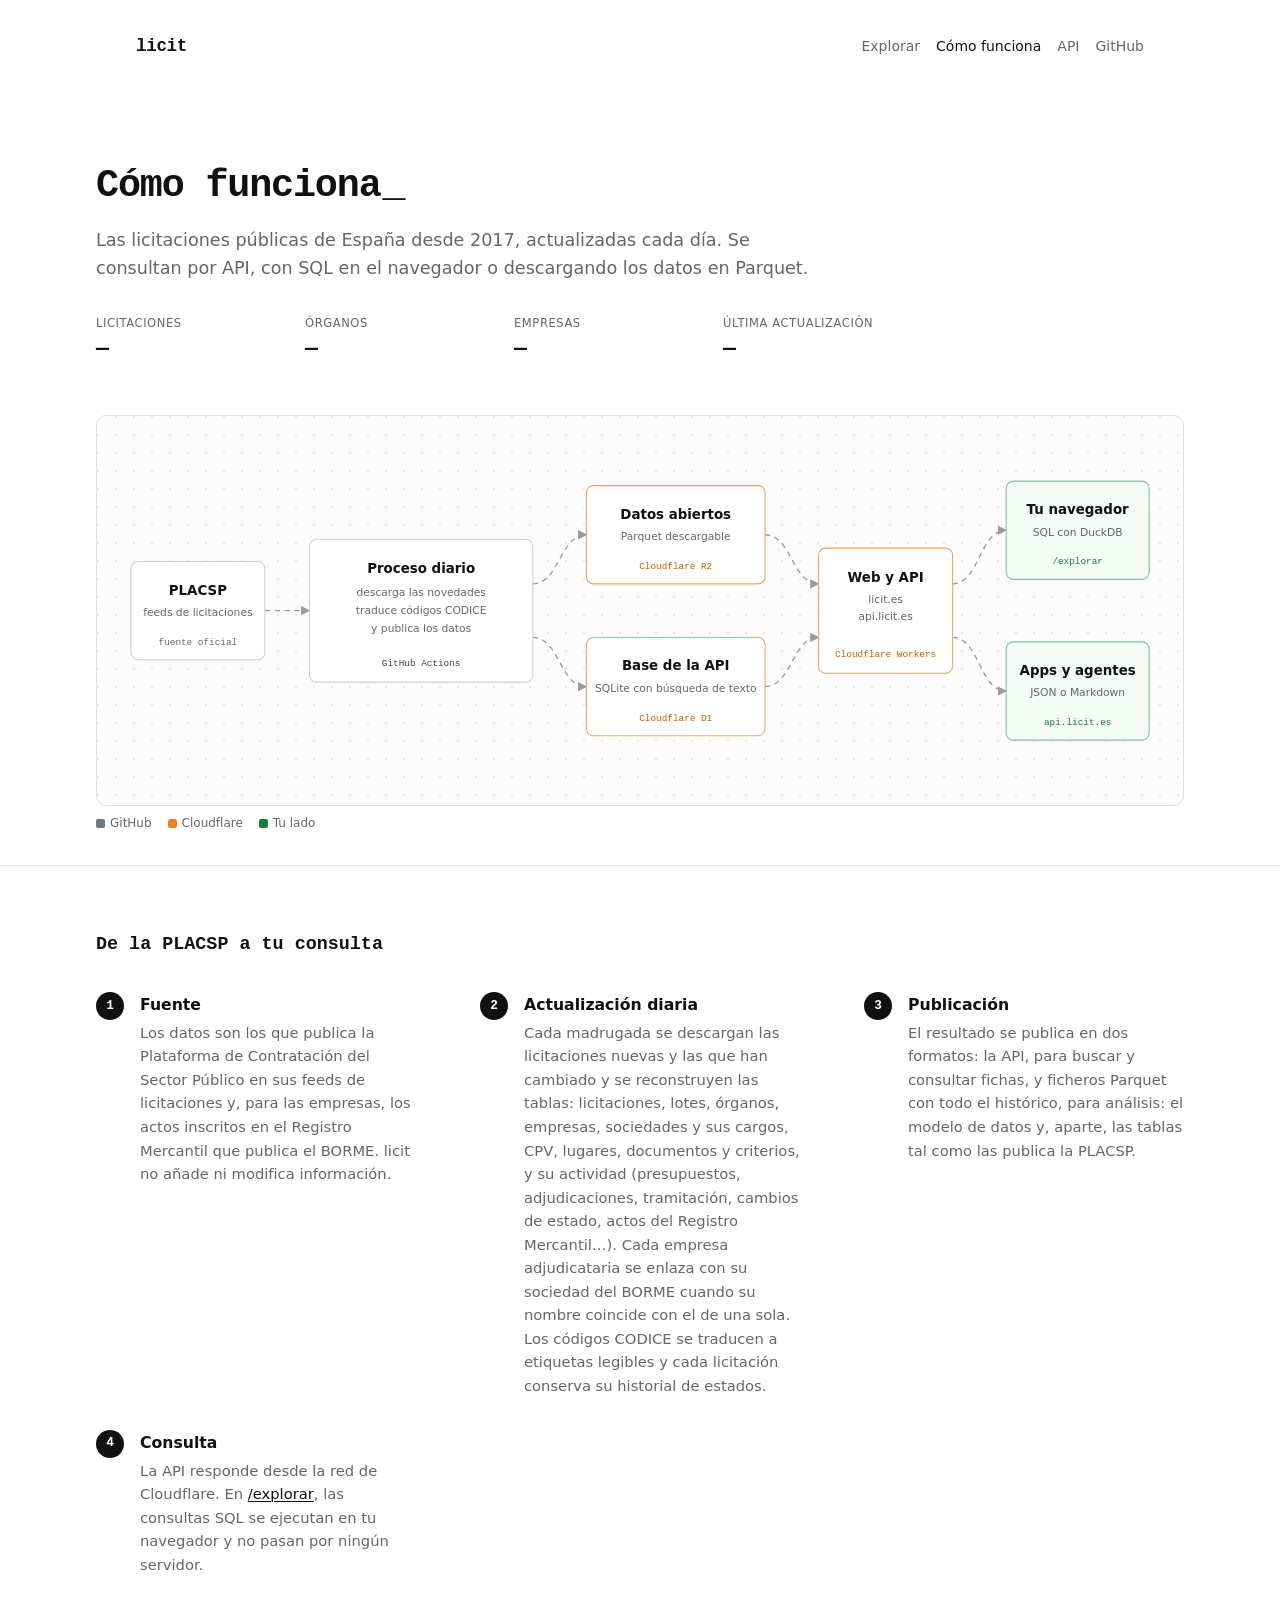
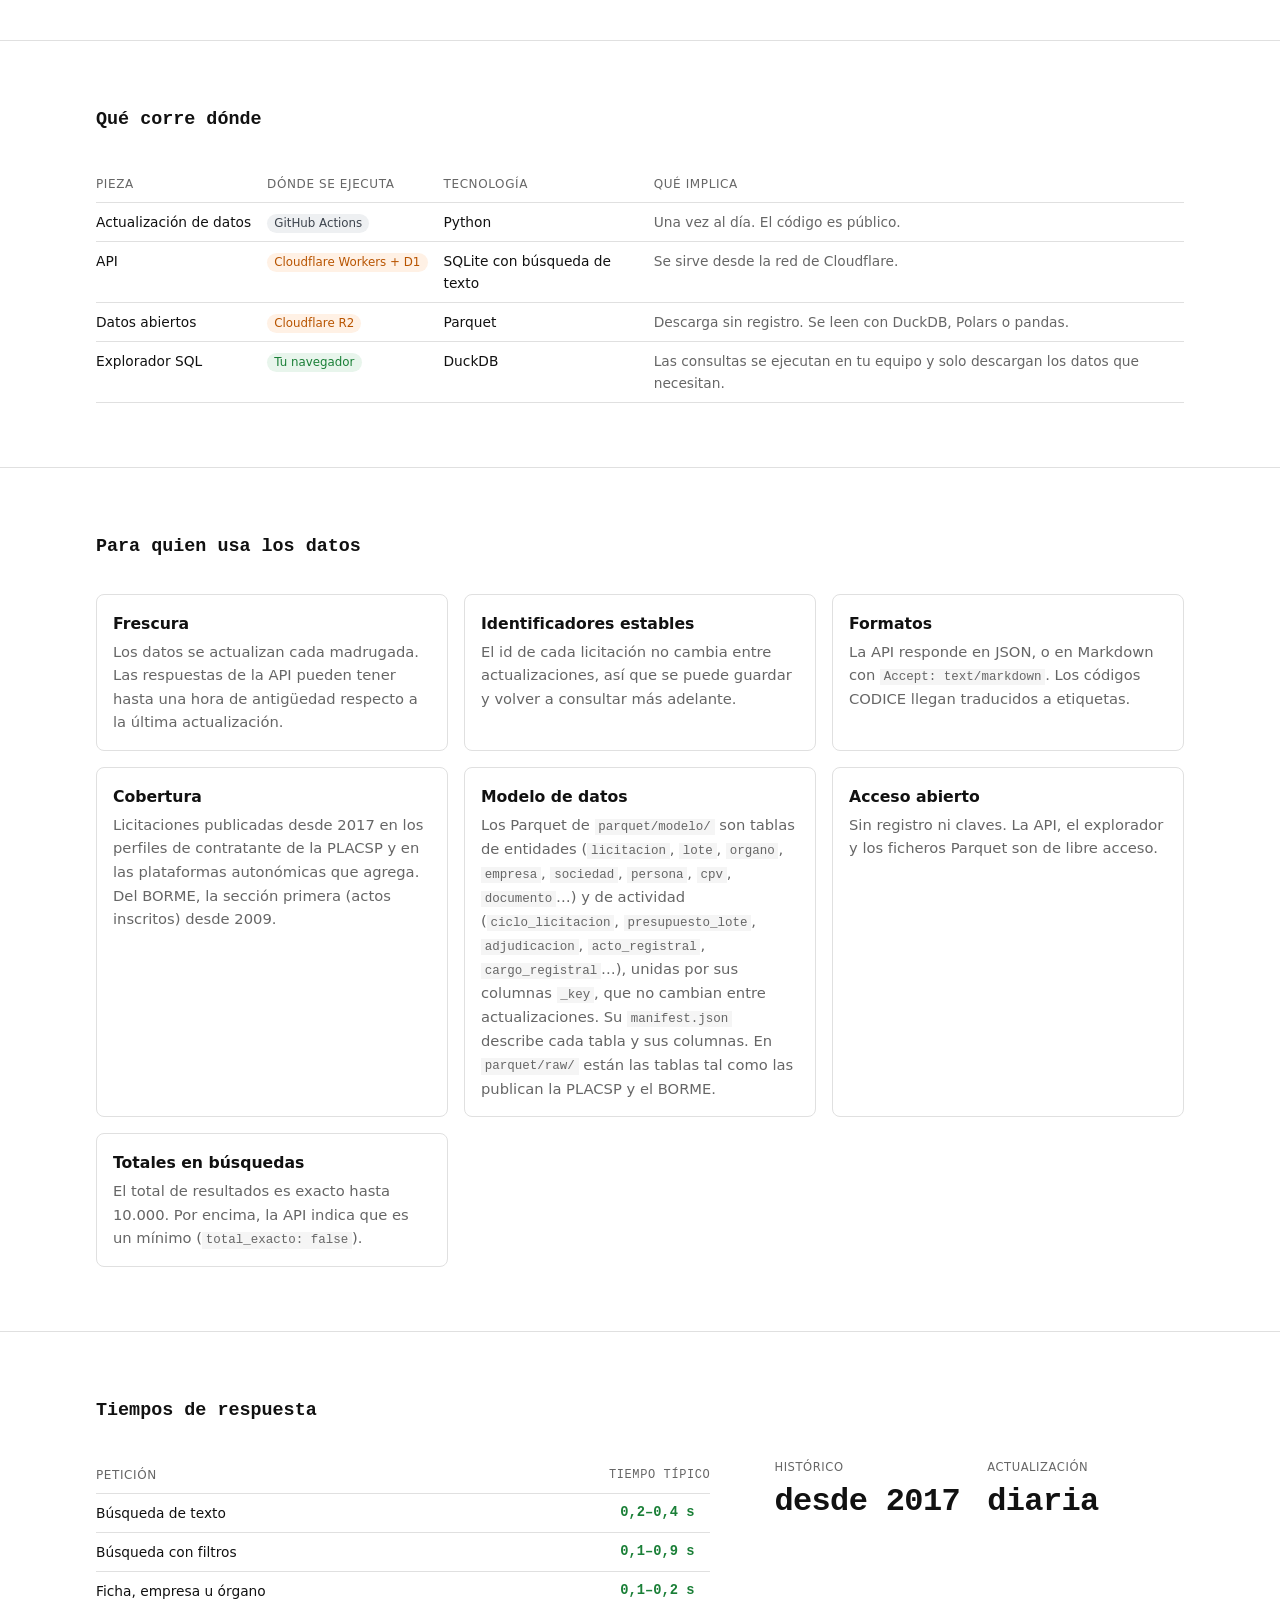
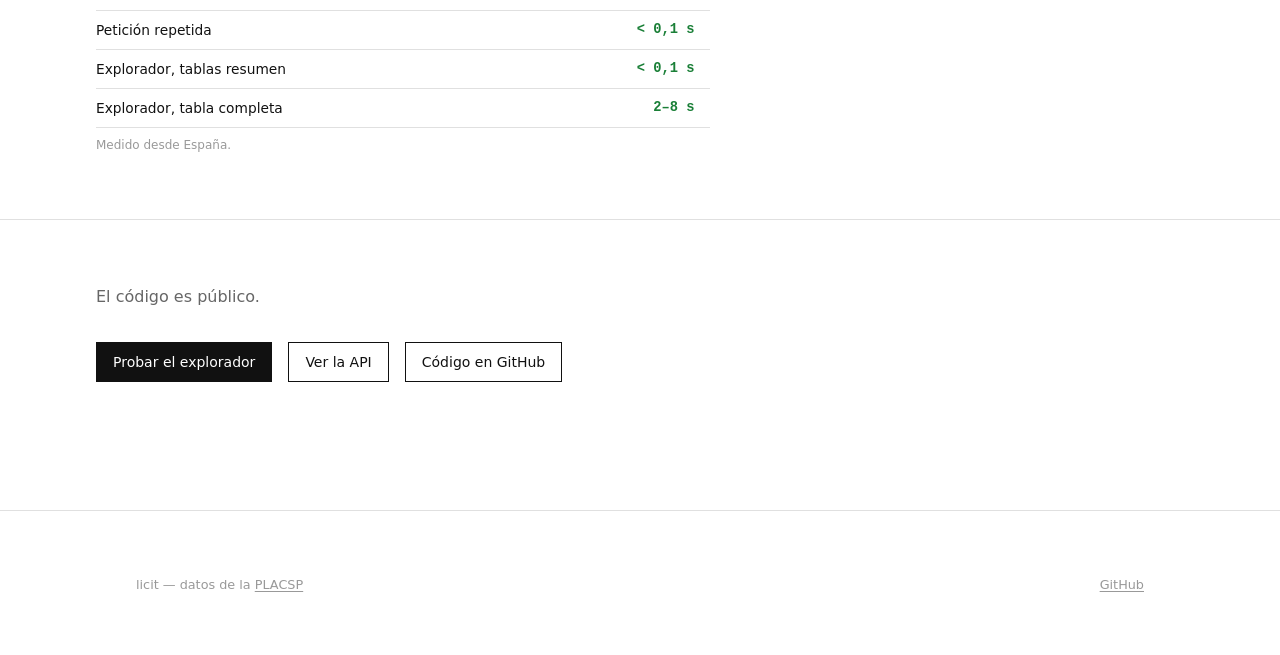
<file: site/arquitectura.html>
<!DOCTYPE html>
<html lang="es" class="no-js">
<head>
  <meta charset="utf-8">
  <meta name="viewport" content="width=device-width, initial-scale=1">
  <title>Cómo funciona — licit</title>
  <meta name="description" content="Cómo funciona licit: de dónde salen los datos, cada cuánto se actualizan y dónde se ejecuta cada consulta.">
  <meta property="og:title" content="Cómo funciona licit">
  <meta property="og:description" content="Licitaciones públicas de España desde 2017: API, SQL en el navegador y datos abiertos en Parquet.">
  <link rel="icon" href="data:image/svg+xml,<svg xmlns='http://www.w3.org/2000/svg' viewBox='0 0 32 32'><rect width='32' height='32' fill='%23111'/><text x='16' y='23' font-family='monospace' font-size='20' font-weight='700' fill='%23fff' text-anchor='middle'>l</text></svg>">
  <link rel="stylesheet" href="style.css">
  <script>document.documentElement.classList.replace("no-js","js")</script>
</head>
<body>
  <nav>
    <div class="container wide">
      <a href="/" class="brand">licit</a>
      <div class="nav-links">
        <a href="/explorar">Explorar</a>
        <a href="/arquitectura" aria-current="page">Cómo funciona</a>
        <a href="https://api.licit.es/docs">API</a>
        <a href="https://github.com/pleka-ai/licit" rel="noopener">GitHub</a>
      </div>
    </div>
  </nav>

  <main class="arq">
    <section class="arq-hero">
      <div class="container wide">
        <h1 class="reveal">Cómo funciona<span class="cursor">_</span></h1>
        <p class="lead reveal">Las licitaciones públicas de España desde 2017, actualizadas cada día. Se consultan por API, con SQL en el navegador o descargando los datos en Parquet.</p>
        <dl class="arq-live reveal" id="live">
          <div><dt>Licitaciones</dt><dd data-k="total_licitaciones">—</dd></div>
          <div><dt>Órganos</dt><dd data-k="total_organos">—</dd></div>
          <div><dt>Empresas</dt><dd data-k="total_empresas">—</dd></div>
          <div><dt>Última actualización</dt><dd data-k="ultima_sync">—</dd></div>
        </dl>
      </div>
    </section>

    <section class="arq-diagram-wrap">
      <div class="container wide">
        <div class="arq-diagram reveal" role="img" aria-label="Flujo de datos: la PLACSP publica los feeds; un proceso diario en GitHub Actions los normaliza y publica la base de la API en Cloudflare D1 y los datos abiertos en Cloudflare R2. Un Worker de Cloudflare sirve la web, la API y los Parquet. El navegador ejecuta SQL sobre los Parquet; las aplicaciones y agentes usan la API.">
          <svg viewBox="0 0 1180 400" xmlns="http://www.w3.org/2000/svg">
            <defs>
              <marker id="arrow" viewBox="0 0 10 10" refX="9" refY="5" markerWidth="7" markerHeight="7" orient="auto-start-reverse">
                <path d="M0,0 L10,5 L0,10 z" class="arq-arrowhead"/>
              </marker>
            </defs>

            <path class="arq-edge" d="M170,200 L220,200" marker-end="url(#arrow)"/>
            <path class="arq-edge" d="M470,170 C500,170 500,115 530,115" marker-end="url(#arrow)"/>
            <path class="arq-edge" d="M470,230 C500,230 500,285 530,285" marker-end="url(#arrow)"/>
            <path class="arq-edge" d="M730,115 C760,115 760,170 790,170" marker-end="url(#arrow)"/>
            <path class="arq-edge" d="M730,285 C760,285 760,230 790,230" marker-end="url(#arrow)"/>
            <path class="arq-edge" d="M940,170 C970,170 970,110 1000,110" marker-end="url(#arrow)"/>
            <path class="arq-edge" d="M940,230 C970,230 970,290 1000,290" marker-end="url(#arrow)"/>

            <g class="arq-node">
              <rect x="20" y="145" width="150" height="110" rx="8"/>
              <text class="t" x="95" y="182">PLACSP</text>
              <text class="s" x="95" y="206">feeds de licitaciones</text>
              <text class="tag gov" x="95" y="238">fuente oficial</text>
            </g>

            <g class="arq-node">
              <rect x="220" y="120" width="250" height="160" rx="8"/>
              <text class="t" x="345" y="158">Proceso diario</text>
              <text class="s" x="345" y="184">descarga las novedades</text>
              <text class="s" x="345" y="204">traduce códigos CODICE</text>
              <text class="s" x="345" y="224">y publica los datos</text>
              <text class="tag gh" x="345" y="262">GitHub Actions</text>
            </g>

            <g class="arq-node accent-cf">
              <rect x="530" y="60" width="200" height="110" rx="8"/>
              <text class="t" x="630" y="97">Datos abiertos</text>
              <text class="s" x="630" y="121">Parquet descargable</text>
              <text class="tag cf" x="630" y="153">Cloudflare R2</text>
            </g>
            <g class="arq-node accent-cf">
              <rect x="530" y="230" width="200" height="110" rx="8"/>
              <text class="t" x="630" y="267">Base de la API</text>
              <text class="s" x="630" y="291">SQLite con búsqueda de texto</text>
              <text class="tag cf" x="630" y="323">Cloudflare D1</text>
            </g>

            <g class="arq-node accent-cf">
              <rect x="790" y="130" width="150" height="140" rx="8"/>
              <text class="t" x="865" y="168">Web y API</text>
              <text class="s" x="865" y="192">licit.es</text>
              <text class="s" x="865" y="210">api.licit.es</text>
              <text class="tag cf" x="865" y="252">Cloudflare Workers</text>
            </g>

            <g class="arq-node accent-you">
              <rect x="1000" y="55" width="160" height="110" rx="8"/>
              <text class="t" x="1080" y="92">Tu navegador</text>
              <text class="s" x="1080" y="116">SQL con DuckDB</text>
              <text class="tag you" x="1080" y="148">/explorar</text>
            </g>
            <g class="arq-node accent-you">
              <rect x="1000" y="235" width="160" height="110" rx="8"/>
              <text class="t" x="1080" y="272">Apps y agentes</text>
              <text class="s" x="1080" y="296">JSON o Markdown</text>
              <text class="tag you" x="1080" y="328">api.licit.es</text>
            </g>
          </svg>
        </div>
        <p class="arq-legend">
          <span><i class="dot gh"></i>GitHub</span>
          <span><i class="dot cf"></i>Cloudflare</span>
          <span><i class="dot you"></i>Tu lado</span>
          <span class="arq-swipe">desliza el diagrama →</span>
        </p>
      </div>
    </section>

    <section class="arq-section">
      <div class="container wide">
        <h2 class="reveal">De la PLACSP a tu consulta</h2>
        <ol class="arq-steps">
          <li class="reveal">
            <span class="n">1</span>
            <div>
              <h3>Fuente</h3>
              <p>Los datos son los que publica la Plataforma de Contratación del Sector Público en sus feeds de licitaciones y, para las empresas, los actos inscritos en el Registro Mercantil que publica el BORME. licit no añade ni modifica información.</p>
            </div>
          </li>
          <li class="reveal">
            <span class="n">2</span>
            <div>
              <h3>Actualización diaria</h3>
              <p>Cada madrugada se descargan las licitaciones nuevas y las que han cambiado y se reconstruyen las tablas: licitaciones, lotes, órganos, empresas, sociedades y sus cargos, CPV, lugares, documentos y criterios, y su actividad (presupuestos, adjudicaciones, tramitación, cambios de estado, actos del Registro Mercantil…). Cada empresa adjudicataria se enlaza con su sociedad del BORME cuando su nombre coincide con el de una sola. Los códigos CODICE se traducen a etiquetas legibles y cada licitación conserva su historial de estados.</p>
            </div>
          </li>
          <li class="reveal">
            <span class="n">3</span>
            <div>
              <h3>Publicación</h3>
              <p>El resultado se publica en dos formatos: la API, para buscar y consultar fichas, y ficheros Parquet con todo el histórico, para análisis: el modelo de datos y, aparte, las tablas tal como las publica la PLACSP.</p>
            </div>
          </li>
          <li class="reveal">
            <span class="n">4</span>
            <div>
              <h3>Consulta</h3>
              <p>La API responde desde la red de Cloudflare. En <a href="/explorar">/explorar</a>, las consultas SQL se ejecutan en tu navegador y no pasan por ningún servidor.</p>
            </div>
          </li>
        </ol>
      </div>
    </section>

    <section class="arq-section">
      <div class="container wide">
        <h2 class="reveal">Qué corre dónde</h2>
        <div class="arq-table reveal">
          <table>
            <thead><tr><th>Pieza</th><th>Dónde se ejecuta</th><th>Tecnología</th><th>Qué implica</th></tr></thead>
            <tbody>
              <tr><td>Actualización de datos</td><td><span class="pill gh">GitHub Actions</span></td><td>Python</td><td>Una vez al día. El código es público.</td></tr>
              <tr><td>API</td><td><span class="pill cf">Cloudflare Workers + D1</span></td><td>SQLite con búsqueda de texto</td><td>Se sirve desde la red de Cloudflare.</td></tr>
              <tr><td>Datos abiertos</td><td><span class="pill cf">Cloudflare R2</span></td><td>Parquet</td><td>Descarga sin registro. Se leen con DuckDB, Polars o pandas.</td></tr>
              <tr><td>Explorador SQL</td><td><span class="pill you">Tu navegador</span></td><td>DuckDB</td><td>Las consultas se ejecutan en tu equipo y solo descargan los datos que necesitan.</td></tr>
            </tbody>
          </table>
        </div>
      </div>
    </section>

    <section class="arq-section">
      <div class="container wide">
        <h2 class="reveal">Para quien usa los datos</h2>
        <div class="arq-cards">
          <article class="reveal">
            <h3>Frescura</h3>
            <p>Los datos se actualizan cada madrugada. Las respuestas de la API pueden tener hasta una hora de antigüedad respecto a la última actualización.</p>
          </article>
          <article class="reveal">
            <h3>Identificadores estables</h3>
            <p>El id de cada licitación no cambia entre actualizaciones, así que se puede guardar y volver a consultar más adelante.</p>
          </article>
          <article class="reveal">
            <h3>Formatos</h3>
            <p>La API responde en JSON, o en Markdown con <code>Accept: text/markdown</code>. Los códigos CODICE llegan traducidos a etiquetas.</p>
          </article>
          <article class="reveal">
            <h3>Cobertura</h3>
            <p>Licitaciones publicadas desde 2017 en los perfiles de contratante de la PLACSP y en las plataformas autonómicas que agrega. Del BORME, la sección primera (actos inscritos) desde 2009.</p>
          </article>
          <article class="reveal">
            <h3>Modelo de datos</h3>
            <p>Los Parquet de <code>parquet/modelo/</code> son tablas de entidades (<code>licitacion</code>, <code>lote</code>, <code>organo</code>, <code>empresa</code>, <code>sociedad</code>, <code>persona</code>, <code>cpv</code>, <code>documento</code>…) y de actividad (<code>ciclo_licitacion</code>, <code>presupuesto_lote</code>, <code>adjudicacion</code>, <code>acto_registral</code>, <code>cargo_registral</code>…), unidas por sus columnas <code>_key</code>, que no cambian entre actualizaciones. Su <code>manifest.json</code> describe cada tabla y sus columnas. En <code>parquet/raw/</code> están las tablas tal como las publican la PLACSP y el BORME.</p>
          </article>
          <article class="reveal">
            <h3>Acceso abierto</h3>
            <p>Sin registro ni claves. La API, el explorador y los ficheros Parquet son de libre acceso.</p>
          </article>
          <article class="reveal">
            <h3>Totales en búsquedas</h3>
            <p>El total de resultados es exacto hasta 10.000. Por encima, la API indica que es un mínimo (<code>total_exacto: false</code>).</p>
          </article>
        </div>
      </div>
    </section>

    <section class="arq-section">
      <div class="container wide">
        <h2 class="reveal">Tiempos de respuesta</h2>
        <div class="arq-split">
          <div class="arq-table reveal">
            <table>
              <thead><tr><th>Petición</th><th class="num">Tiempo típico</th></tr></thead>
              <tbody>
                <tr><td>Búsqueda de texto</td><td class="num">0,2–0,4 s</td></tr>
                <tr><td>Búsqueda con filtros</td><td class="num">0,1–0,9 s</td></tr>
                <tr><td>Ficha, empresa u órgano</td><td class="num">0,1–0,2 s</td></tr>
                <tr><td>Petición repetida</td><td class="num">&lt; 0,1 s</td></tr>
                <tr><td>Explorador, tablas resumen</td><td class="num">&lt; 0,1 s</td></tr>
                <tr><td>Explorador, tabla completa</td><td class="num">2–8 s</td></tr>
              </tbody>
            </table>
            <p class="arq-note">Medido desde España.</p>
          </div>
          <dl class="arq-facts reveal">
            <div><dt>Histórico</dt><dd>desde 2017</dd></div>
            <div><dt>Actualización</dt><dd>diaria</dd></div>
          </dl>
        </div>
      </div>
    </section>

    <section class="arq-section arq-cta">
      <div class="container wide">
        <p class="reveal">El código es público.</p>
        <div class="hero-actions reveal">
          <a href="/explorar" class="btn btn-solid">Probar el explorador</a>
          <a href="https://api.licit.es/docs" class="btn">Ver la API</a>
          <a href="https://github.com/pleka-ai/licit" class="btn" rel="noopener">Código en GitHub</a>
        </div>
      </div>
    </section>
  </main>

  <footer>
    <div class="container wide">
      <span>licit &mdash; datos de la <a href="https://contrataciondelestado.es" rel="noopener">PLACSP</a></span>
      <a href="https://github.com/pleka-ai/licit" rel="noopener">GitHub</a>
    </div>
  </footer>

  <script src="app.js" defer></script>
  <script>
    (function () {
      var api = location.hostname === "licit.es" ? "/api/salud" : "https://api.licit.es/salud";
      fetch(api).then(function (r) { return r.json(); }).then(function (s) {
        document.querySelectorAll("#live [data-k]").forEach(function (el) {
          var v = s[el.getAttribute("data-k")];
          if (v == null) return;
          if (typeof v === "number") el.textContent = v.toLocaleString("es-ES");
          else el.textContent = new Date(v).toLocaleString("es-ES", { day: "numeric", month: "short", hour: "2-digit", minute: "2-digit" });
        });
      }).catch(function () {});
    })();
  </script>
</body>
</html>
</file>
<file: site/style.css>
/* licit — minimal, technical */

:root {
  --bg: #fff;
  --fg: #111;
  --fg-muted: #666;
  --fg-faint: #999;
  --border: #e0e0e0;
  --accent: #111;
  --accent-hover: #fff;
  --input-bg: transparent;
  --code-bg: #f5f5f5;
  --success: #1a7f37;
  --error: #cf222e;
  --font-sans: system-ui, -apple-system, "Segoe UI", Roboto, sans-serif;
  --font-mono: "SF Mono", SFMono-Regular, ui-monospace, "Cascadia Code",
    "Fira Code", Menlo, monospace;
  --max-w: 640px;
  --sp-xs: 0.25rem;
  --sp-sm: 0.5rem;
  --sp-md: 1rem;
  --sp-lg: 2rem;
  --sp-xl: 4rem;
  --sp-2xl: 6rem;
}

/* --- Reset --- */

*,
*::before,
*::after {
  box-sizing: border-box;
  margin: 0;
  padding: 0;
}

/* --- Base --- */

html {
  font-size: 16px;
  -webkit-text-size-adjust: 100%;
}

body {
  font-family: var(--font-sans);
  color: var(--fg);
  background: var(--bg);
  line-height: 1.6;
  min-height: 100vh;
  display: flex;
  flex-direction: column;

}

a {
  color: var(--fg);
  text-decoration-thickness: 1px;
  text-underline-offset: 2px;
}

a:hover {
  color: var(--fg-muted);
}

/* --- Layout --- */

.container {
  width: 100%;
  max-width: var(--max-w);
  margin: 0 auto;
  padding: 0 var(--sp-md);
}

main {
  flex: 1;
}

/* --- Nav --- */

nav {
  padding: var(--sp-lg) 0;
}

nav .container {
  display: flex;
  align-items: center;
  justify-content: space-between;
}

.brand {
  font-family: var(--font-mono);
  font-size: 1.1rem;
  font-weight: 600;
  text-decoration: none;
  letter-spacing: -0.02em;
}

.brand:hover {
  color: var(--fg);
}

.nav-links {
  display: flex;
  align-items: center;
  gap: var(--sp-md);
}

.nav-links a {
  font-size: 0.875rem;
  text-decoration: none;
  color: var(--fg-muted);
}

.nav-links a:hover {
  color: var(--fg);
}

/* --- Hero --- */

.hero {
  padding: var(--sp-2xl) 0 var(--sp-xl);
}

.hero h1 {
  font-family: var(--font-mono);
  font-size: 2rem;
  font-weight: 600;
  letter-spacing: -0.03em;
  margin-bottom: var(--sp-sm);
}

.hero p {
  color: var(--fg-muted);
  font-size: 1.125rem;
  max-width: 480px;
}

.hero-actions {
  margin-top: var(--sp-lg);
  display: flex;
  gap: var(--sp-md);
}

/* --- Buttons --- */

.btn {
  display: inline-block;
  font-family: var(--font-sans);
  font-size: 0.875rem;
  padding: var(--sp-sm) var(--sp-md);
  border: 1px solid var(--accent);
  background: transparent;
  color: var(--accent);
  text-decoration: none;
  cursor: pointer;
  transition: background 0.15s, color 0.15s;
}

.btn:hover {
  background: var(--accent);
  color: var(--accent-hover);
}

.btn-sm {
  font-size: 0.8rem;
  padding: var(--sp-xs) var(--sp-sm);
}

.btn-danger {
  border-color: var(--error);
  color: var(--error);
}

.btn-danger:hover {
  background: var(--error);
  color: #fff;
}

/* --- Stats grid --- */

.stats {
  padding: var(--sp-xl) 0;
  border-top: 1px solid var(--border);
}

.stats-grid {
  display: grid;
  grid-template-columns: 1fr 1fr;
  gap: var(--sp-lg);
}

.stat dt {
  font-size: 0.8rem;
  color: var(--fg-muted);
  text-transform: uppercase;
  letter-spacing: 0.05em;
  margin-bottom: var(--sp-xs);
}

.stat dd {
  font-family: var(--font-mono);
  font-size: 1.75rem;
  font-weight: 600;
  letter-spacing: -0.02em;
}

.stat-unit {
  font-size: 0.875rem;
  font-weight: 400;
  color: var(--fg-muted);
}

/* --- Features --- */

.features {
  padding: var(--sp-xl) 0;
  border-top: 1px solid var(--border);
}

.features h2 {
  font-size: 1rem;
  font-weight: 600;
  margin-bottom: var(--sp-lg);
}

.features ul {
  list-style: none;
}

.features li {
  padding: var(--sp-sm) 0;
  border-bottom: 1px solid var(--border);
  color: var(--fg-muted);
  font-size: 0.9375rem;
}

.features li strong {
  color: var(--fg);
  font-weight: 500;
}

/* --- Problem section --- */

.problem {
  padding: var(--sp-xl) 0;
  border-top: 1px solid var(--border);
}

.problem h2 {
  font-size: 1rem;
  font-weight: 600;
  margin-bottom: var(--sp-md);
}

.problem p {
  color: var(--fg-muted);
  font-size: 0.9375rem;
  line-height: 1.7;
}

/* --- Forms --- */

.form-page {
  padding: var(--sp-2xl) 0;
}

.form-page h1 {
  font-size: 1.25rem;
  font-weight: 600;
  margin-bottom: var(--sp-lg);
}

.form-group {
  margin-bottom: var(--sp-md);
}

.form-group label {
  display: block;
  font-size: 0.8rem;
  color: var(--fg-muted);
  text-transform: uppercase;
  letter-spacing: 0.05em;
  margin-bottom: var(--sp-xs);
}

.form-group input {
  width: 100%;
  padding: var(--sp-sm) 0;
  font-family: var(--font-sans);
  font-size: 1rem;
  color: var(--fg);
  background: var(--input-bg);
  border: none;
  border-bottom: 1px solid var(--border);
  outline: none;
  transition: border-color 0.15s;
}

.form-group input:focus {
  border-color: var(--fg);
}

.form-actions {
  margin-top: var(--sp-lg);
}

.form-error {
  color: var(--error);
  font-size: 0.875rem;
  margin-top: var(--sp-sm);
  display: none;
}

.form-error.visible {
  display: block;
}

/* --- Key display (after registration) --- */

.key-display {
  margin-top: var(--sp-lg);
  padding: var(--sp-md);
  border: 1px solid var(--border);
  display: none;
}

.key-display.visible {
  display: block;
}

.key-display p {
  font-size: 0.875rem;
  color: var(--fg-muted);
  margin-bottom: var(--sp-sm);
}

.key-value {
  font-family: var(--font-mono);
  font-size: 0.8rem;
  background: var(--code-bg);
  padding: var(--sp-sm) var(--sp-md);
  word-break: break-all;
  display: flex;
  align-items: center;
  justify-content: space-between;
  gap: var(--sp-sm);
}

.key-value code {
  flex: 1;
  min-width: 0;
  overflow-wrap: break-word;
}

.key-warning {
  font-size: 0.8rem;
  color: var(--error);
  margin-top: var(--sp-sm);
}

/* --- Dashboard --- */

.dashboard {
  padding: var(--sp-2xl) 0;
}

.dashboard h1 {
  font-size: 1.25rem;
  font-weight: 600;
  margin-bottom: var(--sp-xs);
}

.dashboard-subtitle {
  color: var(--fg-muted);
  font-size: 0.9375rem;
  margin-bottom: var(--sp-xl);
}

.section-header {
  display: flex;
  align-items: center;
  justify-content: space-between;
  margin-bottom: var(--sp-md);
}

.section-header h2 {
  font-size: 1rem;
  font-weight: 600;
}

/* --- Tables --- */

table {
  width: 100%;
  border-collapse: collapse;
  font-size: 0.875rem;
}

th {
  text-align: left;
  font-weight: 500;
  color: var(--fg-muted);
  font-size: 0.75rem;
  text-transform: uppercase;
  letter-spacing: 0.05em;
  padding: var(--sp-sm) 0;
  border-bottom: 1px solid var(--border);
}

td {
  padding: var(--sp-sm) 0;
  border-bottom: 1px solid var(--border);
  vertical-align: middle;
}

.mono {
  font-family: var(--font-mono);
  font-size: 0.8rem;
}

.muted {
  color: var(--fg-muted);
}

.badge-active {
  color: var(--success);
}

.badge-revoked {
  color: var(--fg-faint);
}

/* --- Footer --- */

footer {
  padding: var(--sp-xl) 0;
  border-top: 1px solid var(--border);
  margin-top: var(--sp-xl);
}

footer .container {
  display: flex;
  justify-content: space-between;
  font-size: 0.8rem;
  color: var(--fg-faint);
}

footer a {
  color: var(--fg-faint);
}

footer a:hover {
  color: var(--fg-muted);
}

/* --- Utilities --- */

.hidden {
  display: none !important;
}

.text-center {
  text-align: center;
}

.mt-md {
  margin-top: var(--sp-md);
}

.mt-lg {
  margin-top: var(--sp-lg);
}

/* --- Responsive --- */

@media (max-width: 480px) {
  .stats-grid {
    grid-template-columns: 1fr;
  }

  .hero h1 {
    font-size: 1.5rem;
  }

  .stat dd {
    font-size: 1.25rem;
  }

  .hero-actions {
    flex-direction: column;
  }

  .hero-actions .btn {
    text-align: center;
  }

  table {
    font-size: 0.8rem;
  }
}

/* --- Static landing extras --- */

.section {
  padding: var(--sp-xl) 0;
  border-top: 1px solid var(--border);
}

.section h2 {
  font-family: var(--font-mono);
  font-size: 1rem;
  font-weight: 600;
  margin-bottom: var(--sp-md);
}

.section p {
  color: var(--fg-muted);
  margin-bottom: var(--sp-md);
}

pre {
  background: var(--code-bg);
  font-family: var(--font-mono);
  font-size: 0.8rem;
  line-height: 1.5;
  padding: var(--sp-md);
  overflow-x: auto;
}

.table-wrap {
  overflow-x: auto;
}

.stack li {
  color: var(--fg-muted);
  margin-left: var(--sp-md);
}

/* --- Motion --- */

.hero {
  position: relative;
  overflow: hidden;
}

.hero .container {
  position: relative;
  z-index: 1;
}

#hero-bg {
  position: absolute;
  inset: 0;
  width: 100%;
  height: 100%;
  -webkit-mask-image: radial-gradient(ellipse at 70% 40%, #000 20%, transparent 75%);
  mask-image: radial-gradient(ellipse at 70% 40%, #000 20%, transparent 75%);
}

.cursor {
  display: inline-block;
  margin-left: 0.05em;
  animation: blink 1.1s steps(1) infinite;
}

@keyframes blink {
  50% { opacity: 0; }
}

.btn-icon {
  display: inline-flex;
  align-items: center;
  gap: var(--sp-sm);
}

.icon {
  width: 1em;
  height: 1em;
}

.js .reveal {
  opacity: 0;
  transform: translateY(14px);
  transition: opacity 0.7s ease, transform 0.7s cubic-bezier(0.2, 0.7, 0.2, 1);
}

.js .reveal.in {
  opacity: 1;
  transform: none;
}

.js .hero .reveal:nth-child(2) { transition-delay: 0.12s; }
.js .hero .reveal:nth-child(3) { transition-delay: 0.24s; }

.js .features li {
  opacity: 0;
  transform: translateX(-8px);
  transition: opacity 0.5s ease, transform 0.5s ease;
}

.js .features.in li {
  opacity: 1;
  transform: none;
}

.features li {
  transition: padding-left 0.2s ease;
}

.features li:hover {
  padding-left: var(--sp-sm);
}

tbody tr {
  transition: background 0.15s;
}

tbody tr:hover {
  background: var(--code-bg);
}

.terminal {
  background: #111;
  border-radius: 6px;
  overflow: hidden;
  box-shadow: 0 12px 32px -16px rgba(0, 0, 0, 0.45);
}

.terminal-bar {
  display: flex;
  gap: 6px;
  padding: 10px 12px;
  background: #1c1c1c;
}

.terminal-bar span {
  width: 10px;
  height: 10px;
  border-radius: 50%;
  background: #3a3a3a;
}

.terminal pre {
  background: transparent;
  color: #e6e6e6;
  min-height: 7.5em;
  margin: 0;
}

.terminal .caret {
  display: inline-block;
  width: 0.55em;
  height: 1.1em;
  vertical-align: text-bottom;
  background: #e6e6e6;
  animation: blink 1s steps(1) infinite;
}

@media (prefers-reduced-motion: reduce) {
  .js .reveal,
  .js .features li {
    opacity: 1;
    transform: none;
    transition: none;
  }
  .cursor,
  .terminal .caret {
    animation: none;
  }
}

/* --- Explorer --- */

.container.wide {
  max-width: 1040px;
}

.nav-links a[aria-current="page"] {
  color: var(--fg);
}

.explorer {
  padding: var(--sp-xl) 0;
}

.explorer h1 {
  font-family: var(--font-mono);
  font-size: 2rem;
  font-weight: 600;
  letter-spacing: -0.03em;
}

.lead {
  color: var(--fg-muted);
  max-width: 620px;
  margin: var(--sp-sm) 0 var(--sp-lg);
}

.chips {
  display: flex;
  flex-wrap: wrap;
  gap: var(--sp-sm);
  margin-bottom: var(--sp-md);
}

.chip {
  font: inherit;
  font-size: 0.8rem;
  padding: var(--sp-xs) var(--sp-sm);
  border: 1px solid var(--border);
  background: transparent;
  color: var(--fg-muted);
  cursor: pointer;
  transition: border-color 0.15s, color 0.15s, transform 0.15s;
}

.chip:hover {
  border-color: var(--fg);
  color: var(--fg);
  transform: translateY(-1px);
}

.editor {
  background: #111;
  border-radius: 6px;
  overflow: hidden;
  box-shadow: 0 12px 32px -16px rgba(0, 0, 0, 0.45);
}

.editor .terminal-bar {
  align-items: center;
}

.editor .terminal-bar em {
  margin-left: auto;
  font-family: var(--font-mono);
  font-size: 0.7rem;
  font-style: normal;
  color: #8a8a8a;
}

.editor textarea {
  display: block;
  width: 100%;
  min-height: 11em;
  padding: var(--sp-md);
  border: 0;
  resize: vertical;
  background: transparent;
  color: #e6e6e6;
  font-family: var(--font-mono);
  font-size: 0.85rem;
  line-height: 1.55;
  outline: none;
  tab-size: 2;
}

.editor-actions {
  display: flex;
  align-items: center;
  justify-content: space-between;
  gap: var(--sp-md);
  padding: var(--sp-sm) var(--sp-md);
  border-top: 1px solid #262626;
  font-size: 0.75rem;
}

.editor-actions .muted {
  color: #8a8a8a;
  font-family: var(--font-mono);
}

.editor .btn {
  border-color: #e6e6e6;
  color: #e6e6e6;
}

.editor .btn:hover {
  background: #e6e6e6;
  color: #111;
}

.editor .btn:disabled {
  opacity: 0.4;
  cursor: progress;
}

kbd {
  font-family: var(--font-mono);
  font-size: 0.7rem;
  opacity: 0.6;
  margin-left: var(--sp-xs);
}

#meta {
  margin: var(--sp-md) 0 var(--sp-sm);
  font-family: var(--font-mono);
  font-size: 0.8rem;
}

.results td {
  font-size: 0.8rem;
  max-width: 420px;
  overflow: hidden;
  text-overflow: ellipsis;
  white-space: nowrap;
}

.results tbody tr {
  animation: row-in 0.35s ease both;
}

@keyframes row-in {
  from { opacity: 0; transform: translateY(4px); }
}

/* --- Live stats on landing --- */

.stat dd {
  font-variant-numeric: tabular-nums;
}

.stats-note {
  margin-top: var(--sp-md);
  font-size: 0.75rem;
  color: var(--fg-faint);
}

@media (prefers-reduced-motion: reduce) {
  .results tbody tr { animation: none; }
}

.btn-solid {
  background: var(--accent);
  color: var(--accent-hover);
}

.btn-solid:hover {
  background: transparent;
  color: var(--accent);
}

.hero-actions {
  flex-wrap: wrap;
}

p code,
li code {
  font-family: var(--font-mono);
  font-size: 0.85em;
  background: var(--code-bg);
  padding: 0.1em 0.3em;
}

.section .terminal + p,
.section .terminal {
  margin-top: var(--sp-md);
}

/* --- Playground (explorar) --- */

.pg {
  padding: var(--sp-lg) 0 var(--sp-xl);
}

.pg-head {
  display: flex;
  align-items: flex-end;
  justify-content: space-between;
  gap: var(--sp-lg);
  margin-bottom: var(--sp-lg);
}

.pg-head h1 {
  font-family: var(--font-mono);
  font-size: 2rem;
  font-weight: 600;
  letter-spacing: -0.03em;
}

.pg-head .lead {
  margin: var(--sp-xs) 0 0;
}

.pg-status {
  display: inline-flex;
  align-items: center;
  gap: var(--sp-sm);
  flex-shrink: 0;
  padding: 0.3rem 0.7rem;
  border: 1px solid var(--border);
  border-radius: 999px;
  font-family: var(--font-mono);
  font-size: 0.72rem;
  color: var(--fg-muted);
  white-space: nowrap;
}

.pg-status b {
  font-weight: 400;
}

.pg-status i {
  width: 8px;
  height: 8px;
  border-radius: 50%;
  background: var(--fg-faint);
}

.pg-status[data-state="loading"] i {
  background: #d4a017;
  animation: pulse 1s ease-in-out infinite;
}

.pg-status[data-state="ready"] i {
  background: var(--success);
}

.pg-status[data-state="error"] {
  color: var(--error);
  border-color: var(--error);
  white-space: normal;
}

.pg-status[data-state="error"] i {
  background: var(--error);
}

@keyframes pulse {
  50% { opacity: 0.3; }
}

/* examples */

.pg-examples {
  display: grid;
  grid-template-columns: repeat(4, minmax(0, 1fr));
  gap: var(--sp-sm);
  margin-bottom: var(--sp-lg);
}

.pg-card {
  position: relative;
  display: flex;
  flex-direction: column;
  gap: 2px;
  padding: 0.7rem 0.8rem;
  border: 1px solid var(--border);
  border-radius: 6px;
  background: var(--bg);
  color: var(--fg);
  font: inherit;
  text-align: left;
  cursor: pointer;
  transition: border-color 0.15s, transform 0.15s, box-shadow 0.15s;
}

.pg-card:hover {
  border-color: var(--fg);
  transform: translateY(-1px);
  box-shadow: 0 6px 18px -12px rgba(0, 0, 0, 0.35);
}

.pg-card[aria-current="true"] {
  border-color: var(--fg);
  box-shadow: inset 0 0 0 1px var(--fg);
}

.pg-card strong {
  font-size: 0.85rem;
  font-weight: 600;
}

.pg-card span {
  font-size: 0.78rem;
  color: var(--fg-muted);
}

.pg-card em {
  align-self: flex-start;
  margin-top: 0.35rem;
  padding: 0 0.4rem;
  border-radius: 3px;
  font-family: var(--font-mono);
  font-size: 0.65rem;
  font-style: normal;
  background: var(--code-bg);
  color: var(--fg-muted);
}

.pg-card em[data-fast="true"] {
  background: #e8f5ec;
  color: var(--success);
}

/* layout */

.pg-grid {
  display: grid;
  grid-template-columns: 230px minmax(0, 1fr);
  gap: var(--sp-md);
  align-items: start;
}

.pg-main {
  display: flex;
  flex-direction: column;
  gap: var(--sp-md);
  min-width: 0;
}

/* schema */

.pg-schema {
  position: sticky;
  top: var(--sp-md);
  max-height: calc(100vh - 2rem);
  overflow: auto;
  border: 1px solid var(--border);
  border-radius: 6px;
  padding: 0.6rem 0.7rem;
  font-size: 0.8rem;
}

.pg-schema > details > summary {
  font-family: var(--font-mono);
  font-weight: 600;
  cursor: pointer;
  margin-bottom: 0.4rem;
}

.pg-schema ul {
  list-style: none;
}

.pg-schema ul ul {
  margin: 0.2rem 0 0.5rem 0.7rem;
  padding-left: 0.5rem;
  border-left: 1px solid var(--border);
}

.pg-schema li li {
  display: flex;
  justify-content: space-between;
  gap: var(--sp-sm);
}

.pg-schema li li span {
  color: var(--fg-faint);
  font-family: var(--font-mono);
  font-size: 0.68rem;
  white-space: nowrap;
}

.pg-schema li.pg-group {
  display: flex;
  flex-wrap: wrap;
  align-items: baseline;
  gap: 0 0.4rem;
  margin: 0.9rem 0 0.3rem;
  padding-top: 0.6rem;
  border-top: 1px solid var(--border);
}

.pg-schema li.pg-group:first-child {
  margin-top: 0.2rem;
  padding-top: 0;
  border-top: 0;
}

.pg-schema li.pg-group strong {
  font-size: 0.72rem;
  letter-spacing: 0.06em;
  text-transform: uppercase;
}

.pg-schema li.pg-group span {
  color: var(--fg-faint);
  font-family: var(--font-mono);
  font-size: 0.68rem;
}

.pg-schema li.pg-group small {
  flex-basis: 100%;
  color: var(--fg-faint);
  font-size: 0.7rem;
  line-height: 1.35;
}

.pg-schema li.pg-about {
  display: block;
  color: var(--fg-faint);
  font-size: 0.72rem;
  line-height: 1.4;
  padding-bottom: 0.3rem;
}

.pg-schema details details > summary {
  display: flex;
  flex-direction: column;
  cursor: pointer;
  padding: 0.25rem 0;
}

.pg-schema small {
  color: var(--fg-faint);
  font-size: 0.7rem;
}

.pg-ident {
  border: 0;
  background: none;
  padding: 0;
  font-family: var(--font-mono);
  font-size: 0.78rem;
  color: var(--fg);
  cursor: pointer;
  text-align: left;
  overflow: hidden;
  text-overflow: ellipsis;
}

.pg-ident:hover {
  text-decoration: underline;
}

.pg-hint {
  margin-top: 0.5rem;
  color: var(--fg-faint);
  font-size: 0.7rem;
}

/* editor */

.pg-editor {
  background: #111;
  border-radius: 6px;
  overflow: hidden;
  box-shadow: 0 12px 32px -18px rgba(0, 0, 0, 0.5);
}

.pg-bar {
  display: flex;
  align-items: center;
  gap: var(--sp-md);
  padding: 9px 12px;
  background: #1c1c1c;
  font-family: var(--font-mono);
  font-size: 0.72rem;
  color: #8a8a8a;
}

.pg-bar .dots {
  display: flex;
  gap: 6px;
}

.pg-bar .dots span {
  width: 10px;
  height: 10px;
  border-radius: 50%;
  background: #3a3a3a;
}

.pg-keys {
  margin-left: auto;
}

.pg-keys kbd,
.pg-bar kbd {
  margin: 0 1px;
  padding: 0 4px;
  border: 1px solid #3a3a3a;
  border-radius: 3px;
  font-size: 0.65rem;
  opacity: 1;
}

.pg-code {
  position: relative;
}

.pg-code pre,
.pg-code textarea {
  margin: 0;
  padding: var(--sp-md);
  border: 0;
  font-family: var(--font-mono);
  font-size: 0.85rem;
  line-height: 1.6;
  tab-size: 2;
  white-space: pre-wrap;
  word-break: break-word;
}

.pg-code pre {
  position: absolute;
  inset: 0;
  overflow: hidden;
  pointer-events: none;
  color: #e6e6e6;
  background: transparent;
}

.pg-code textarea {
  position: relative;
  display: block;
  width: 100%;
  min-height: 160px;
  resize: none;
  overflow: hidden;
  background: transparent;
  color: transparent;
  caret-color: #fff;
  outline: none;
}

.pg-code textarea::selection {
  background: rgba(255, 255, 255, 0.18);
  color: transparent;
}

.t-kw { color: #ff8fa3; }
.t-fn { color: #82aaff; }
.t-str { color: #c3e88d; }
.t-num { color: #f78c6c; }
.t-com { color: #6b6b6b; font-style: italic; }
.t-tbl { color: #ffcb6b; }

.pg-actions {
  display: flex;
  justify-content: flex-end;
  gap: var(--sp-sm);
  padding: var(--sp-sm) var(--sp-md);
  border-top: 1px solid #262626;
}

.pg-btn {
  font: inherit;
  font-size: 0.82rem;
  font-weight: 500;
  padding: 0.4rem 1.1rem;
  border: 1px solid #fff;
  border-radius: 4px;
  background: #fff;
  color: #111;
  cursor: pointer;
  transition: opacity 0.15s, background 0.15s, color 0.15s, transform 0.1s;
}

.pg-btn:hover {
  background: #e6e6e6;
}

.pg-btn:active {
  transform: translateY(1px);
}

.pg-btn:disabled {
  opacity: 0.45;
  cursor: progress;
}

.pg-btn.ghost {
  background: transparent;
  color: #e6e6e6;
  border-color: #3a3a3a;
}

.pg-btn.ghost:hover {
  border-color: #e6e6e6;
}

.pg-results .pg-btn.ghost {
  color: var(--fg);
  border-color: var(--border);
}

.pg-results .pg-btn.ghost:hover {
  border-color: var(--fg);
  background: transparent;
}

.pg-btn.small {
  padding: 0.2rem 0.6rem;
  font-size: 0.75rem;
}

/* results */

.pg-results {
  border: 1px solid var(--border);
  border-radius: 6px;
  overflow: hidden;
}

.pg-toolbar {
  display: flex;
  align-items: center;
  justify-content: space-between;
  gap: var(--sp-md);
  padding: 0.5rem 0.8rem;
  border-bottom: 1px solid var(--border);
  background: #fafafa;
}

.pg-meta {
  font-family: var(--font-mono);
  font-size: 0.75rem;
  color: var(--fg-muted);
}

.pg-tools {
  display: flex;
  align-items: center;
  gap: var(--sp-sm);
}

.pg-toggle[hidden],
.pg-btn[hidden] {
  display: none;
}

.pg-toggle {
  display: inline-flex;
  border: 1px solid var(--border);
  border-radius: 4px;
  overflow: hidden;
}

.pg-toggle button {
  border: 0;
  padding: 0.2rem 0.6rem;
  background: transparent;
  font: inherit;
  font-size: 0.75rem;
  color: var(--fg-muted);
  cursor: pointer;
}

.pg-toggle button[aria-selected="true"] {
  background: var(--fg);
  color: var(--bg);
}

.pg-out {
  min-height: 140px;
  transition: opacity 0.2s;
}

.pg-out.busy {
  opacity: 0.45;
}

.pg-empty {
  display: grid;
  place-items: center;
  min-height: 140px;
  color: var(--fg-faint);
  font-size: 0.85rem;
}

.pg-error {
  margin: var(--sp-md);
  padding: var(--sp-md);
  border-left: 3px solid var(--error);
  background: #fdf2f2;
  color: var(--error);
  font-family: var(--font-mono);
  font-size: 0.78rem;
  white-space: pre-wrap;
}

.pg-table {
  max-height: 560px;
  overflow: auto;
}

.pg-table table {
  width: 100%;
  margin: 0;
  border-collapse: collapse;
}

.pg-table th {
  text-transform: none;
  letter-spacing: normal;
  font-weight: 500;
  color: var(--fg-muted);
  position: sticky;
  top: 0;
  z-index: 1;
  background: var(--bg);
  box-shadow: 0 1px 0 var(--border);
  font-family: var(--font-mono);
  white-space: nowrap;
}

.pg-table th,
.pg-table td {
  padding: 0.4rem 0.8rem;
  font-size: 0.8rem;
  text-align: left;
}

.pg-table td {
  max-width: 460px;
  overflow: hidden;
  text-overflow: ellipsis;
  white-space: nowrap;
  border-bottom: 1px solid #f0f0f0;
}

.pg-table .num {
  text-align: right;
  font-family: var(--font-mono);
  font-variant-numeric: tabular-nums;
}

.pg-table .time {
  font-family: var(--font-mono);
  white-space: nowrap;
}

.pg-table tbody tr:hover {
  background: #fafafa;
}

.pg-chart {
  padding: var(--sp-md);
}

.pg-chart-cap {
  margin-bottom: var(--sp-sm);
  font-family: var(--font-mono);
  font-size: 0.72rem;
  color: var(--fg-faint);
}

.pg-bar-row {
  display: grid;
  grid-template-columns: minmax(80px, 34%) 1fr auto;
  align-items: center;
  gap: var(--sp-sm);
  padding: 2px 0;
  font-size: 0.78rem;
}

.pg-bar-label {
  overflow: hidden;
  text-overflow: ellipsis;
  white-space: nowrap;
  color: var(--fg-muted);
}

.pg-bar-track {
  height: 14px;
  background: var(--code-bg);
  border-radius: 2px;
}

.pg-bar-fill {
  display: block;
  height: 100%;
  width: var(--w);
  background: var(--fg);
  border-radius: 2px;
  transform-origin: left;
  animation: grow 0.6s cubic-bezier(0.2, 0.7, 0.2, 1) both;
}

@keyframes grow {
  from { transform: scaleX(0); }
}

.pg-bar-val {
  min-width: 5.5em;
  text-align: right;
  font-family: var(--font-mono);
  font-variant-numeric: tabular-nums;
}

@media (max-width: 860px) {
  .pg-head {
    flex-direction: column;
    align-items: flex-start;
    gap: var(--sp-sm);
  }

  .pg-grid {
    grid-template-columns: 1fr;
  }

  .pg-schema {
    position: static;
    max-height: none;
    order: 2;
  }

  .pg-examples {
    display: flex;
    overflow-x: auto;
    scroll-snap-type: x mandatory;
    margin: 0 calc(-1 * var(--sp-md)) var(--sp-md);
    padding: 2px var(--sp-md) var(--sp-sm);
    scrollbar-width: none;
  }

  .pg-examples::-webkit-scrollbar {
    display: none;
  }

  .pg-card {
    flex: 0 0 62%;
    scroll-snap-align: start;
  }

  .pg-head h1 {
    font-size: 1.6rem;
  }

  .pg-keys {
    display: none;
  }
}

@media (prefers-reduced-motion: reduce) {
  .pg-bar-fill,
  .pg-status i {
    animation: none;
  }
}

/* --- Arquitectura --- */

.arq .container.wide {
  max-width: 1120px;
}

.arq-hero {
  padding: var(--sp-xl) 0 var(--sp-lg);
}

.arq-hero h1 {
  font-family: var(--font-mono);
  font-size: 2.4rem;
  font-weight: 600;
  letter-spacing: -0.03em;
}

.arq-hero .lead {
  max-width: 720px;
  font-size: 1.1rem;
  margin: var(--sp-sm) 0 var(--sp-lg);
}

.arq-hero .lead strong {
  color: var(--fg);
}

.arq-live {
  display: grid;
  grid-template-columns: repeat(4, minmax(0, 1fr));
  gap: var(--sp-md);
  max-width: 820px;
}

.arq-live dt,
.arq-facts dt {
  font-size: 0.72rem;
  color: var(--fg-muted);
  text-transform: uppercase;
  letter-spacing: 0.05em;
}

.arq-live dd {
  font-family: var(--font-mono);
  font-size: 1.35rem;
  font-weight: 600;
  font-variant-numeric: tabular-nums;
}

/* diagram */

.arq-diagram-wrap {
  padding: var(--sp-md) 0 var(--sp-lg);
}

.arq-diagram {
  overflow-x: auto;
  padding: var(--sp-md);
  border: 1px solid var(--border);
  border-radius: 10px;
  background:
    radial-gradient(circle at 1px 1px, #e9e9e9 1px, transparent 0) 0 0 / 18px 18px,
    #fcfcfc;
}

.arq-diagram svg {
  display: block;
  width: 100%;
  min-width: 860px;
  height: auto;
  font-family: var(--font-sans);
}

.arq-node rect {
  fill: #fff;
  stroke: #cfcfcf;
  stroke-width: 1.2;
}

.arq-group rect {
  fill: #f6f6f6;
  stroke: #d9d9d9;
  stroke-dasharray: 5 4;
}

.arq-node .t,
.arq-group .t {
  font-size: 15px;
  font-weight: 600;
  fill: var(--fg);
  text-anchor: middle;
}

.arq-node .s,
.arq-group .s {
  font-size: 12px;
  fill: var(--fg-muted);
  text-anchor: middle;
}

.arq-node .tag {
  font-family: var(--font-mono);
  font-size: 10.5px;
  text-anchor: middle;
}

.tag.gov { fill: #666; }
.tag.gh { fill: #3d444d; }
.tag.cf { fill: #c25e00; }
.tag.you { fill: #1a7f37; }

.accent-cf rect { stroke: #f0a35e; }
.accent-duck rect { stroke: #e3c34b; fill: #fffbea; }
.accent-you rect { stroke: #7cc49a; fill: #f4fbf6; }

.arq-edge {
  fill: none;
  stroke: #9a9a9a;
  stroke-width: 1.5;
  stroke-dasharray: 6 5;
  animation: flow 1.2s linear infinite;
}

.arq-edge.back {
  stroke: #c9c9c9;
  animation-direction: reverse;
}

.arq-arrowhead {
  fill: #9a9a9a;
}

.arq-edge-label {
  font-family: var(--font-mono);
  font-size: 10px;
  fill: var(--fg-faint);
  text-anchor: middle;
}

@keyframes flow {
  to { stroke-dashoffset: -22; }
}

.arq-legend {
  display: flex;
  flex-wrap: wrap;
  gap: var(--sp-md);
  margin-top: var(--sp-sm);
  font-size: 0.75rem;
  color: var(--fg-muted);
}

.arq-legend .dot {
  display: inline-block;
  width: 9px;
  height: 9px;
  margin-right: 5px;
  border-radius: 2px;
  vertical-align: -1px;
}

.dot.gh { background: #6e7681; }
.dot.cf { background: #f38020; }
.dot.duck { background: #e3c34b; }
.dot.you { background: #1a7f37; }

/* sections */

.arq-section {
  padding: var(--sp-xl) 0;
  border-top: 1px solid var(--border);
}

.arq-section h2 {
  font-family: var(--font-mono);
  font-size: 1.15rem;
  font-weight: 600;
  margin-bottom: var(--sp-lg);
}

.arq-section h3 {
  font-size: 0.98rem;
  font-weight: 600;
  margin-bottom: var(--sp-xs);
}

.arq-section p {
  color: var(--fg-muted);
  font-size: 0.92rem;
}

.arq-steps {
  list-style: none;
  display: grid;
  grid-template-columns: repeat(3, minmax(0, 1fr));
  gap: var(--sp-lg) var(--sp-xl);
  counter-reset: none;
}

.arq-steps li {
  display: flex;
  gap: var(--sp-md);
}

.arq-steps .n {
  flex: 0 0 auto;
  display: grid;
  place-items: center;
  width: 28px;
  height: 28px;
  border-radius: 50%;
  background: var(--fg);
  color: var(--bg);
  font-family: var(--font-mono);
  font-size: 0.8rem;
  font-weight: 600;
}

.arq-table {
  overflow-x: auto;
}

.arq-table table {
  min-width: 640px;
}

.arq-table td {
  font-size: 0.86rem;
  vertical-align: top;
  padding: var(--sp-sm) var(--sp-md) var(--sp-sm) 0;
}

.arq-table td:first-child {
  font-weight: 500;
  white-space: nowrap;
}

.arq-table td:last-child {
  color: var(--fg-muted);
}

.arq-table .num {
  text-align: right;
  font-family: var(--font-mono);
  font-variant-numeric: tabular-nums;
  white-space: nowrap;
}

.arq-table tbody td.num:last-child {
  color: var(--success);
  font-weight: 600;
}

.pill {
  display: inline-block;
  padding: 0 0.45rem;
  border-radius: 999px;
  font-size: 0.74rem;
  white-space: nowrap;
}

.pill.gh { background: #eef0f2; color: #3d444d; }
.pill.cf { background: #fff1e5; color: #b85400; }
.pill.you { background: #e8f5ec; color: var(--success); }

.arq-cards {
  display: grid;
  grid-template-columns: repeat(3, minmax(0, 1fr));
  gap: var(--sp-md);
}

.arq-cards article {
  padding: var(--sp-md);
  border: 1px solid var(--border);
  border-radius: 8px;
  transition: border-color 0.15s, transform 0.15s;
}

.arq-cards article:hover {
  border-color: var(--fg);
  transform: translateY(-2px);
}

.arq-split {
  display: grid;
  grid-template-columns: minmax(0, 3fr) minmax(0, 2fr);
  gap: var(--sp-xl);
  align-items: start;
}

.arq-note {
  margin-top: var(--sp-sm);
  font-size: 0.75rem !important;
  color: var(--fg-faint) !important;
}

.arq-facts {
  display: grid;
  grid-template-columns: 1fr 1fr;
  gap: var(--sp-lg) var(--sp-md);
}

.arq-facts dd {
  font-family: var(--font-mono);
  font-size: 2rem;
  font-weight: 600;
  letter-spacing: -0.02em;
}

.arq-cta {
  text-align: left;
}

.arq-cta p {
  font-size: 1rem;
  margin-bottom: var(--sp-md);
}

.arq-swipe {
  display: none;
  margin-left: auto;
  font-family: var(--font-mono);
}

@media (max-width: 860px) {
  .arq-hero h1 {
    font-size: 1.8rem;
  }

  .arq-live dd {
    font-size: 1.05rem;
  }

  .arq-swipe {
    display: inline;
  }

  .arq-live {
    grid-template-columns: repeat(2, minmax(0, 1fr));
  }

  .arq-steps,
  .arq-cards,
  .arq-split {
    grid-template-columns: 1fr;
  }

  .arq-diagram {
    padding: var(--sp-sm);
  }
}

@media (prefers-reduced-motion: reduce) {
  .arq-edge {
    animation: none;
  }
}

.arq-split .arq-table table {
  min-width: 0;
}
</file>
